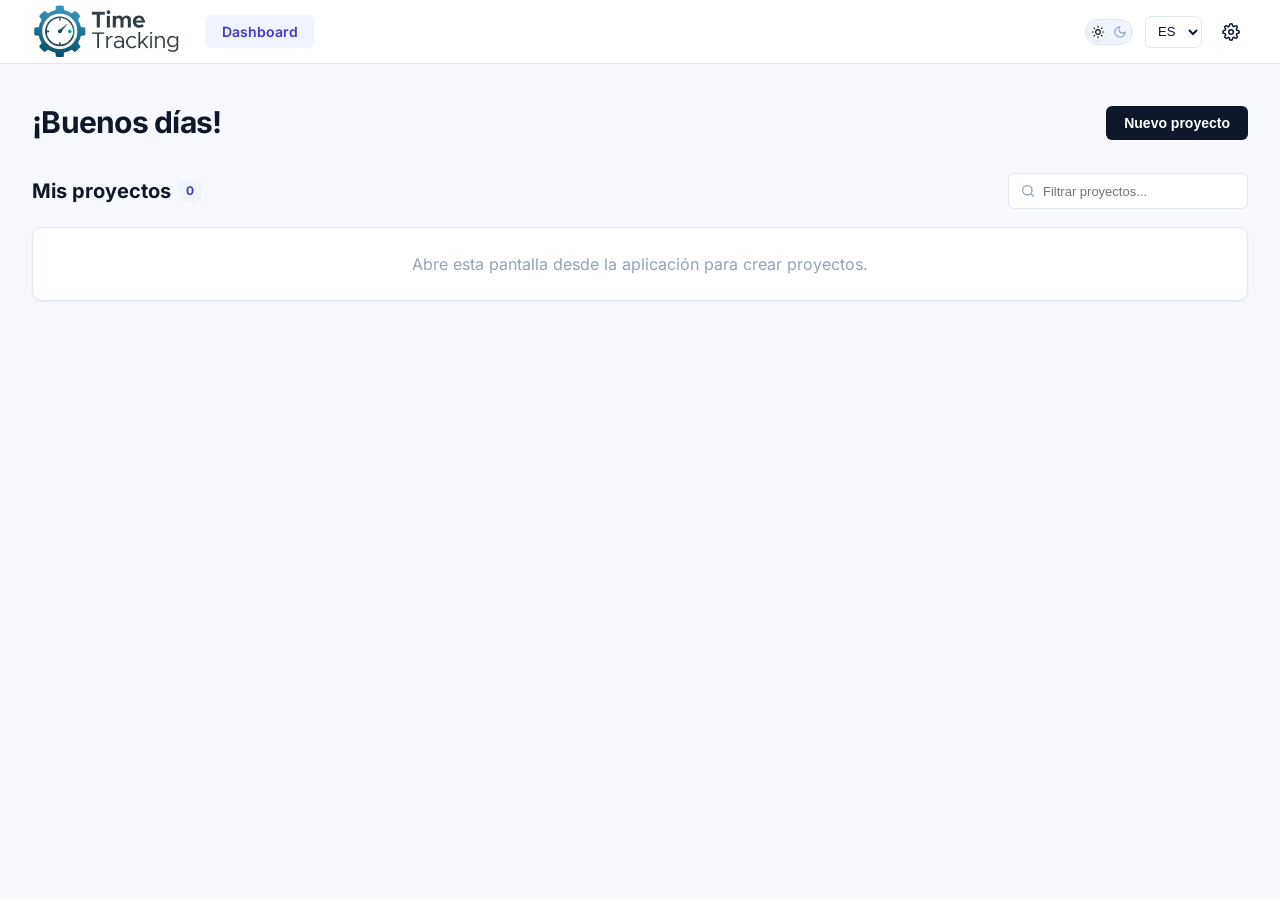
<file: Time Tacking/web/index.html>
<!DOCTYPE html>
<html lang="es">
<head>
  <meta charset="utf-8">
  <meta content="width=device-width, initial-scale=1.0" name="viewport">
  <title>Time Tracking - Dashboard</title>
  <link rel="stylesheet" href="css/styles.css">
</head>
<body>
  <header class="tt-header">
    <div class="tt-header-left">
        <a class="tt-brand" href="index.html">
            <!-- img src="././img/TimeTracking-LogoLight.png" alt="Time Tracking" width="150" -->
            <img class="tt-logo tt-logo-light" src="./img/TimeTracking-LogoLight.png" alt="Time Tracking" width="150">
            <img class="tt-logo tt-logo-dark" src="./img/TimeTracking-LogoDark.png" alt="Time Tracking" width="150">
            <!--svg class="tt-logo-icon" fill="none" stroke="currentColor" stroke-width="2" viewBox="0 0 24 24" xmlns="http://www.w3.org/2000/svg">
      <circle cx="12" cy="12" r="9"></circle>
      <path d="M12 7v5l3 3" stroke-linecap="round"></path>
    </svg-->
            <!--Time Tracking -->
        </a>
      <a class="tt-nav-pill" href="index.html" data-i18n="nav_dashboard">Dashboard</a>
    </div>
    <div class="tt-header-right">
        <div class="tt-theme-toggle-wrap">
            <input type="checkbox" id="theme-toggle" class="tt-theme-toggle-input">
            <label for="theme-toggle" class="tt-theme-toggle-label" aria-label="Cambiar tema">
                <span class="tt-theme-toggle-slider"></span>
                <svg class="tt-theme-icon tt-theme-icon-sun" width="14" height="14" viewBox="0 0 24 24" fill="none" stroke="currentColor" stroke-width="2" stroke-linecap="round" stroke-linejoin="round">
                    <circle cx="12" cy="12" r="4"></circle>
                    <path d="M12 2v2"></path>
                    <path d="M12 20v2"></path>
                    <path d="m4.93 4.93 1.41 1.41"></path>
                    <path d="m17.66 17.66 1.41 1.41"></path>
                    <path d="M2 12h2"></path>
                    <path d="M20 12h2"></path>
                    <path d="m6.34 17.66-1.41 1.41"></path>
                    <path d="m19.07 4.93-1.41 1.41"></path>
                </svg>
                <svg class="tt-theme-icon tt-theme-icon-moon" width="14" height="14" viewBox="0 0 24 24" fill="none" stroke="currentColor" stroke-width="2" stroke-linecap="round" stroke-linejoin="round">
                    <path d="M12 3a6 6 0 0 0 9 9 9 9 0 1 1-9-9Z"></path>
                </svg>
            </label>
        </div>

      <select id="lang-selector" class="tt-lang-select">
        <option value="es">ES</option>
        <option value="en">EN</option>
      </select>

      <div class="tt-settings-wrap" style="position:relative; display:flex; align-items:center;">
        <button class="tt-icon-btn" id="btn-settings" type="button" title="Configuración" aria-label="Configuración" data-i18n-title="settings_title">
          <svg width="18" height="18" viewBox="0 0 24 24" fill="none" stroke="currentColor" stroke-width="2" stroke-linecap="round" stroke-linejoin="round">
            <circle cx="12" cy="12" r="3"></circle>
            <path d="M19.4 15a1.65 1.65 0 0 0 .33 1.82l.06.06a2 2 0 0 1 0 2.83 2 2 0 0 1-2.83 0l-.06-.06a1.65 1.65 0 0 0-1.82-.33 1.65 1.65 0 0 0-1 1.51V21a2 2 0 0 1-2 2 2 2 0 0 1-2-2v-.09A1.65 1.65 0 0 0 9 19.4a1.65 1.65 0 0 0-1.82.33l-.06.06a2 2 0 0 1-2.83 0 2 2 0 0 1 0-2.83l.06-.06a1.65 1.65 0 0 0 .33-1.82 1.65 1.65 0 0 0-1.51-1H3a2 2 0 0 1-2-2 2 2 0 0 1 2-2h.09A1.65 1.65 0 0 0 4.6 9a1.65 1.65 0 0 0-.33-1.82l-.06-.06a2 2 0 0 1 0-2.83 2 2 0 0 1 2.83 0l.06.06a1.65 1.65 0 0 0 1.82.33H9a1.65 1.65 0 0 0 1-1.51V3a2 2 0 0 1 2-2 2 2 0 0 1 2 2v.09a1.65 1.65 0 0 0 1 1.51 1.65 1.65 0 0 0 1.82-.33l.06-.06a2 2 0 0 1 2.83 0 2 2 0 0 1 0 2.83l-.06.06a1.65 1.65 0 0 0-.33 1.82V9a1.65 1.65 0 0 0 1.51 1H21a2 2 0 0 1 2 2 2 2 0 0 1-2 2h-.09a1.65 1.65 0 0 0-1.51 1z"></path>
          </svg>
        </button>
        <div id="settings-menu" class="tt-dropdown" style="display:none; position:absolute; right:0; top:calc(100% + 8px); background:var(--color-surface); border:1px solid var(--color-border); border-radius:10px; box-shadow:0 10px 30px rgba(0,0,0,0.08); min-width:190px; overflow:hidden; z-index:100;">
          <button id="btn-change-name" class="tt-dropdown-item" type="button" data-i18n="settings_change_name">Cambiar nombre</button>
        </div>
      </div>
    </div>
  </header>
  <main class="tt-main">
    <div class="tt-page-header">
      <h1 class="tt-greeting-title" id="hero-greeting">¡Buenos días!</h1>
      <button class="tt-btn tt-btn-primary" id="open-new-project-btn" type="button" data-i18n="btn_new_project">
        Nuevo proyecto
      </button>
    </div>
    <div class="tt-section-header">
      <div class="tt-section-title-wrap">
        <h2 class="tt-section-title" data-i18n="section_my_projects">Mis proyectos</h2>
        <span class="tt-badge-count" id="project-count">0</span>
      </div>
      <div class="tt-filter-container">
        <svg class="tt-search-icon" fill="none" stroke="currentColor" stroke-width="2" viewBox="0 0 24 24" xmlns="http://www.w3.org/2000/svg">
          <circle cx="11" cy="11" r="7"></circle>
          <path d="m20 20-3.5-3.5" stroke-linecap="round"></path>
        </svg>
        <input class="tt-filter-input" data-i18n-placeholder="filter_placeholder" placeholder="Filtrar proyectos..." type="text">
      </div>
    </div>
    <div class="tt-projects-grid" id="projects-grid"></div>
    <!-- Interactive Project Creation Modal (Hidden by default, triggered via JS) -->
    <div class="tt-modal-backdrop hidden" id="new-project-modal">
      <div class="tt-modal">
        <div class="tt-modal-header">
          <h3 class="tt-modal-title" data-i18n="modal_create_title">
            Crear nuevo proyecto
          </h3>
        </div>
        <!--form>
          <div class="tt-modal-body">
            <div class="tt-label-row">
              <label class="tt-label">Nombre del proyecto</label>
            </div>
            <input class="tt-input-text" placeholder="Ej. Infraestructura Cloud AWS" required="" type="text">
            <div class="tt-form-grid" style="margin-top: 12px;">
              <div>
                <div class="tt-label-row">
                  <label class="tt-label">Presupuesto estimado (hrs)</label>
                </div>
                <input class="tt-input-text" placeholder="80" type="number">
              </div>
              <div>
                <div class="tt-label-row">
                  <label class="tt-label">Categoría</label>
                </div>
                <select class="tt-input-text">
                  <option>Desarrollo Web</option>
                  <option>Automatización</option>
                  <option>Software de Escritorio</option>
                  <option>DevOps / Infraestructura</option>
                </select>
              </div>
            </div>
            <div style="margin-top: 12px;">
              <div class="tt-label-row">
                <label class="tt-label">Descripción concisa</label>
              </div>
              <textarea class="tt-input-text" placeholder="Detalles de entregables, repositorio y especificaciones técnicas..." rows="3"></textarea>
            </div>
          </div>
          <div class="tt-modal-actions">
            <button class="tt-btn tt-btn-secondary" id="cancel-modal-btn" type="button">Cancelar</button>
            <button class="tt-btn tt-btn-primary" type="submit">Guardar proyecto</button>
          </div>
        </form -->

        <form id="create-project-form">
          <div class="tt-modal-body">
            <!-- Campo 1: Nombre del Proyecto (Obligatorio / Focused State) -->
            <div class="tt-form-group">
              <div class="tt-label-row">
                <label class="tt-label" for="project-name" data-i18n="modal_project_name">
                  Nombre del proyecto
                  <span style="color:var(--color-danger-text);">*</span>
                </label>
                <span class="tt-badge-required" data-i18n="modal_required">Obligatorio</span>
              </div>
              <div class="tt-input-icon-wrap">
                <input class="tt-input-text" id="project-name" name="projectName" placeholder="Ej. Rediseño Web Corporativa" type="text" autocomplete="off">
              </div>
              <div class="tt-input-help" id="project-help" data-i18n="modal_project_help"></div>
            </div>
          </div>
          <!-- Modal Actions Footer -->
          <div class="tt-modal-actions">
            <button class="tt-btn tt-btn-secondary" id="btn-cancel-modal" type="button" data-i18n="modal_cancel">Cancelar</button>
            <button class="tt-btn tt-btn-primary" id="btn-submit-project" type="submit" data-i18n="modal_create">
              Crear proyecto
            </button>
          </div>
        </form>

      </div>
    </div>
  </main>

  <!-- Modal primer uso: nombre de usuario -->
  <div id="user-modal" class="tt-modal-backdrop" style="display:none;">
    <div class="tt-modal" role="dialog" aria-modal="true" aria-labelledby="user-modal-title">
      <div class="tt-modal-header">
        <h3 class="tt-modal-title" id="user-modal-title" data-i18n="modal_user_title">¿Cómo te llamas?</h3>
      </div>
      <form id="user-form">
        <div class="tt-modal-body">
          <div class="tt-form-group">
            <div class="tt-label-row">
              <label class="tt-label" for="user-name-input" data-i18n="modal_user_name">Tu nombre</label>
              <span class="tt-badge-required" data-i18n="modal_required">Obligatorio</span>
            </div>
            <div class="tt-input-icon-wrap">
              <input class="tt-input-text" id="user-name-input" name="userName" type="text" maxlength="40" autocomplete="off">
            </div>
            <div class="tt-input-help" id="user-help" data-i18n="modal_user_help">Así te saludaré en el dashboard.</div>
          </div>
        </div>
        <div class="tt-modal-actions">
          <button class="tt-btn" id="btn-cancel-user" type="button" style="display:none;" data-i18n="modal_cancel">Cancelar</button>
          <button class="tt-btn tt-btn-primary" id="btn-submit-user" type="submit" data-i18n="modal_user_save">Guardar</button>
        </div>
      </form>
    </div>
  </div>

  <!-- Modal editar nombre de proyecto -->
  <div id="project-edit-modal" class="tt-modal-backdrop" style="display:none;">
    <div class="tt-modal" role="dialog" aria-modal="true" aria-labelledby="project-edit-modal-title">
      <div class="tt-modal-header">
        <h3 class="tt-modal-title" id="project-edit-modal-title" data-i18n="edit_project_name_title">Editar nombre del proyecto</h3>
      </div>
      <form id="project-edit-form">
        <div class="tt-modal-body">
          <div class="tt-form-group">
            <div class="tt-label-row">
              <label class="tt-label" for="project-edit-input" data-i18n="modal_project_name">Nombre del proyecto</label>
              <span class="tt-badge-required" data-i18n="modal_required">Obligatorio</span>
            </div>
            <div class="tt-input-icon-wrap">
              <input class="tt-input-text" id="project-edit-input" name="projectName" type="text" autocomplete="off">
            </div>
            <div class="tt-input-help" id="project-edit-help"></div>
          </div>
        </div>
        <div class="tt-modal-actions">
          <button class="tt-btn" id="btn-cancel-project-edit" type="button" data-i18n="modal_cancel">Cancelar</button>
          <button class="tt-btn tt-btn-primary" id="btn-submit-project-edit" type="submit" data-i18n="edit_project_name_save">Guardar</button>
        </div>
      </form>
    </div>
  </div>

  <script src="js/bridge.js"></script>
  <script src="js/script.js"></script>
</body>
</html>
</file>
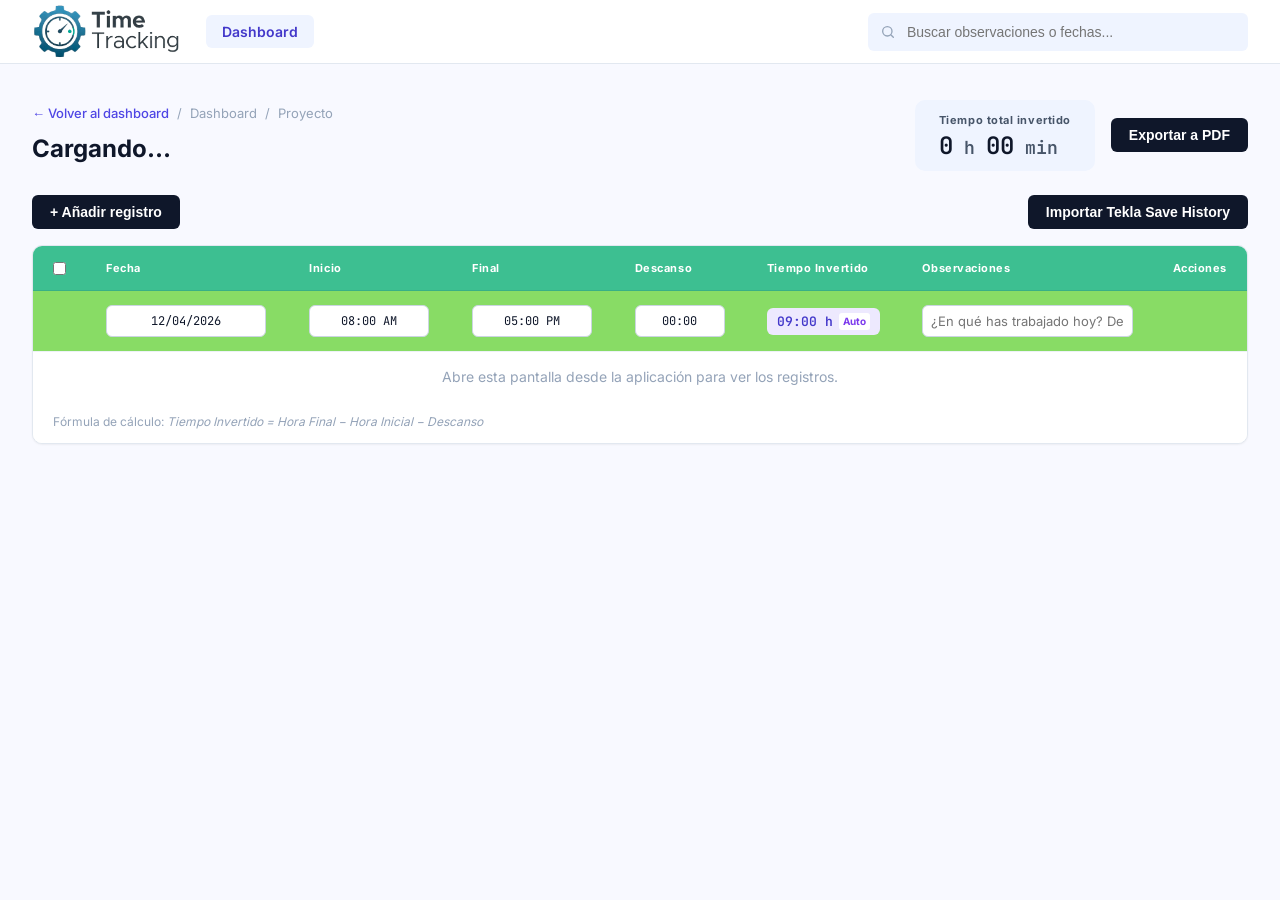
<file: Time Tacking/web/registroProyecto.html>
<!DOCTYPE html>
<html lang="es">
<head>
  <meta charset="utf-8">
  <meta content="width=device-width, initial-scale=1.0" name="viewport">
  <title>Time Tracking - Detalles del Proyecto</title>
  <link rel="stylesheet" href="css/styles.css">
</head>
<body>
  <header class="tt-header">
    <div class="tt-header-left">
        <a class="tt-brand" href="index.html">
            <!-- img src="././img/TimeTracking-Logo.png" alt="Time Tracking" width="150" -->
            <img class="tt-logo tt-logo-light" src="./img/TimeTracking-LogoLight.png" alt="Time Tracking" width="150">
            <img class="tt-logo tt-logo-dark" src="./img/TimeTracking-LogoDark.png" alt="Time Tracking" width="150">
            <!--svg class="tt-logo-icon" fill="none" stroke="currentColor" stroke-width="2" viewBox="0 0 24 24" xmlns="http://www.w3.org/2000/svg">
      <circle cx="12" cy="12" r="9"></circle>
      <path d="M12 7v5l3 3" stroke-linecap="round"></path>
    </svg-->
            <!--Time Tracking -->
        </a>
      <a class="tt-nav-pill" href="index.html" data-i18n="nav_dashboard">Dashboard</a>
    </div>
    <div class="tt-search-container">
      <svg class="tt-search-icon" fill="none" stroke="currentColor" stroke-width="2" viewBox="0 0 24 24" xmlns="http://www.w3.org/2000/svg">
        <circle cx="11" cy="11" r="7"></circle>
        <path d="m20 20-3.5-3.5" stroke-linecap="round"></path>
      </svg>
      <input class="tt-search-input" data-i18n-placeholder="search_placeholder" placeholder="Buscar observaciones o fechas..." type="text">
    </div>
  </header>
  <main class="tt-main">
    <div class="tt-breadcrumb-bar">
      <div>
        <div class="tt-breadcrumb">
          <a href="index.html" data-i18n="back_to_dashboard">← Volver al dashboard</a>
          <span>/</span>
          <span data-i18n="breadcrumb_dashboard">Dashboard</span>
          <span>/</span>
          <span id="project-breadcrumb-name">Proyecto</span>
        </div>
        <div class="tt-project-heading-row">
          <h1 class="tt-project-heading-title" id="project-title" data-i18n="project_loading">Cargando…</h1>
        </div>
      </div>
      <div class="tt-stats-bar">
        <div class="tt-stat-card">
          <div class="tt-stat-card-label" data-i18n="total_time_invested">
            Tiempo total invertido
          </div>
          <div class="tt-stat-card-value tt-mono" id="project-total">0<span> h </span>00<span> min</span></div>
        </div>
        <button class="tt-btn tt-btn-primary" id="exportPdfBtn" data-i18n="export_pdf">
          Exportar a PDF
          <span class="tt-badge-tag">.PDF</span>
        </button>
      </div>
    </div>
    <div class="tt-table-action-row">
      <button class="tt-btn tt-btn-primary" id="addRecordBtn" data-i18n="add_record">
        + Añadir registro
      </button>
      <button class="tt-btn tt-btn-primary" id="importTeklaBtn" data-i18n="import_tekla_history" style="margin-left: 8px;">
        Importar Tekla Save History
      </button>
    </div>
    <div class="tt-table-wrapper">
      <table class="tt-table">
        <thead>
          <tr>
            <th scope="col" style="width: 40px;">
              <div style="display:flex; align-items:center; gap:6px; justify-content:center;">
                <input type="checkbox" id="tt-select-all" data-i18n-title="select_all_records" title="Seleccionar todo">
              </div>
            </th>
            <th scope="col">
              <div style="display: flex; align-items: center; gap: 6px;">
                <span data-i18n="table_date">Fecha</span>
              </div>
            </th>
            <th scope="col">
              <div style="display:flex; align-items:center; gap:6px;">
                <span data-i18n="table_start">Inicio</span>
              </div>
            </th>
            <th scope="col">
              <div style="display:flex; align-items:center; gap:6px;">
                <span data-i18n="table_finish">Final</span>
              </div>
            </th>
            <th scope="col">
              <div style="display:flex; align-items:center; gap:6px;">
                <span data-i18n="table_off">Descanso</span>
              </div>
            </th>
            <th scope="col">
              <div style="display:flex; align-items:center; gap:6px;">
                <span data-i18n="table_invested">Tiempo Invertido</span>
              </div>
            </th>
            <th scope="col">
              <div style="display:flex; align-items:center; gap:6px;">
                <span data-i18n="table_remarks">Observaciones</span>
              </div>
            </th>
            <th scope="col" style="width: 60px;">
              <div style="display:flex; align-items:center; gap:6px; justify-content:center;">
                <span data-i18n="table_actions">Acciones</span>
              </div>
            </th>
          </tr>
        </thead>
        <tbody id="project-rows">
          <!-- STATE: ACTIVE INLINE NEW ROW (Highlighted & In Editing Mode) -->
          <tr class="highlighted" id="activeEditingRow">
            <td></td>
            <td>
              <div class="tt-input-icon-wrap" style="width: 160px;">
                <input class="tt-input-cell" id="newRowDate" placeholder="MM/DD/AAAA" type="text" style="width:100%;">
              </div>
            </td>
            <td>
              <input class="tt-input-cell" id="newRowStart" placeholder="08:00 AM" type="text" value="08:00 AM" style="width: 120px;">
            </td>
            <td>
              <input class="tt-input-cell" id="newRowFinish" placeholder="05:00 PM" type="text" value="05:00 PM" style="width: 120px;">
            </td>
            <td>
              <input class="tt-input-cell" id="newRowOff" placeholder="00:00" type="text" value="00:00" style="width: 90px;">
            </td>
            <td>
              <div class="tt-invested-badge">
                <span class="tt-mono" id="calculatedLiveTime">00:00 h</span>
                <span class="tt-tag-auto">Auto</span>
              </div>
            </td>
            <td>
              <input class="tt-input-cell" id="newRowRemarks" data-i18n-placeholder="new_row_remarks_placeholder" placeholder="¿En qué has trabajado hoy? Describir tarea..." type="text" style="width: 100%; text-align: left; font-family: var(--font-family); font-size: 13px;">
            </td>
            <td></td>
          </tr>
        </tbody>
      </table>
      <div class="tt-table-footer-note">
        <span><span data-i18n="formula_text">Fórmula de cálculo:</span> <em data-i18n="formula_calc">Tiempo Invertido = Hora Final − Hora Inicial − Descanso</em></span>
      </div>
    </div>
  </main>

  <div id="tekla-users-modal" class="tt-modal-backdrop" style="display:none;">
    <div class="tt-modal" role="dialog" aria-modal="true" aria-labelledby="tekla-users-title">
      <div class="tt-modal-header">
        <h3 id="tekla-users-title" class="tt-modal-title" data-i18n="tekla_modal_title">Seleccionar usuarios a importar</h3>
        <button type="button" class="tt-modal-close" id="tekla-users-close" aria-label="Cerrar" style="background:none;border:none;font-size:20px;cursor:pointer;color:inherit;">×</button>
      </div>
      <div class="tt-modal-body">
        <p id="tekla-users-desc" style="margin: 0 0 12px 0; opacity: 0.85;" data-i18n="tekla_modal_desc">Se detectaron varios usuarios en el archivo. Selecciona cuáles quieres importar.</p>
        <div id="tekla-users-list" style="max-height: 260px; overflow-y: auto; border: 1px solid var(--color-border, #ddd); border-radius: 8px; padding: 8px;"></div>
      </div>
      <div class="tt-modal-actions">
        <button type="button" class="tt-btn" id="tekla-users-cancel" data-i18n="modal_cancel">Cancelar</button>
        <button type="button" class="tt-btn tt-btn-primary" id="tekla-users-confirm" data-i18n="tekla_modal_import">Importar</button>
      </div>
    </div>
  </div>

  <script src="js/bridge.js"></script>
  <script src="js/script.js"></script>
</body>
</html>
</file>
<file: Time Tacking/web/css/styles.css>
/* Fuentes locales (sin internet) */
@font-face { 
    font-family: "Inter"; 
    font-weight: 400; 
    font-display: swap; 
    src: url("../fonts/inter-latin-400-normal.woff2") format("woff2");
}

@font-face { 
    font-family: "Inter"; 
    font-weight: 500; 
    font-display: swap; 
    src: url("../fonts/inter-latin-500-normal.woff2") format("woff2");
}

@font-face { 
    font-family: "Inter"; 
    font-weight: 600; 
    font-display: swap; 
    src: url("../fonts/inter-latin-600-normal.woff2") format("woff2");
}

@font-face { 
    font-family: "Inter"; 
    font-weight: 700; 
    font-display: swap; 
    src: url("../fonts/inter-latin-700-normal.woff2") format("woff2");
}

@font-face { 
    font-family: "JetBrains Mono"; 
    font-weight: 400; 
    font-display: swap; 
    src: url("../fonts/jetbrains-mono-latin-400-normal.woff2") format("woff2");
}

@font-face { 
    font-family: "JetBrains Mono"; 
    font-weight: 500; 
    font-display: swap; 
    src: url("../fonts/jetbrains-mono-latin-500-normal.woff2") format("woff2");
}

@font-face { 
    font-family: "JetBrains Mono"; 
    font-weight: 600; 
    font-display: swap; 
    src: url("../fonts/jetbrains-mono-latin-600-normal.woff2") format("woff2");
}

:root {
  --color-bg: #f8f9ff; 
  --color-surface: #ffffff; 
  --color-surface-subtle: #eff4ff; 
  --color-surface-muted: #f1f5f9;
  --color-border: #e2e8f0; 
  --color-border-light: #edf2f7;
  --color-text-main: #0f172a; 
  --color-text-secondary: #475569; 
  --color-text-muted: #94a3b8;
  --color-primary: #4338ca; 
  --color-primary-hover: #3730a3; 
  --color-primary-light: #e0e7ff;
  --color-accent-teal: #0d9488; 
  --color-accent-purple: #7c3aed;
  --color-danger-bg: #fee2e2; 
  --color-danger-text: #ef4444;
  --color-success: #10b981; 
  --color-success-bg: #d1fae5; 
  --color-success-text: #065f46;
  --color-row-capture: #88DC65;
  --font-family: 'Inter', -apple-system, BlinkMacSystemFont, "Segoe UI", Roboto, sans-serif;
  --radius-sm: 6px; 
  --radius-md: 10px; 
  --radius-lg: 16px; 
  --radius-full: 9999px;
  --shadow-sm: 0 1px 2px 0 rgba(0,0,0,0.05); 
  --shadow-md: 0 4px 6px -1px rgba(0,0,0,0.07);
  --shadow-modal: 0 20px 25px -5px rgba(15,23,42,0.2);
}

*, *::before, *::after { 
    box-sizing: border-box; 
    margin: 0; 
    padding: 0;
}

body { 
    font-family: var(--font-family); 
    background-color: var(--color-bg); 
    color: var(--color-text-main); 
    line-height: 1.5; 
    -webkit-font-smoothing: antialiased;
}

.tt-header { 
    height: 64px; 
    background-color: var(--color-surface); 
    border-bottom: 1px solid var(--color-border); 
    display: flex; align-items: center; 
    justify-content: space-between; 
    padding: 0 32px; 
    position: sticky; 
    top: 0; 
    z-index: 40;
}

.tt-header-left { 
    display: flex; 
    align-items: center; 
    gap: 24px;
}

.tt-header-right { 
    display: flex; 
    align-items: center; 
    gap: 12px; 
}

.tt-lang-select { 
    height: 32px; 
    border-radius: var(--radius-sm); 
    border: 1px solid var(--color-border); 
    background-color: var(--color-surface); 
    color: var(--color-text-main); 
    font-size: 0.8125rem; 
    padding: 0 8px; 
    outline: none; 
    cursor: pointer;
}

/* Icon button */
.tt-icon-btn { width:34px; height:34px; display:flex; align-items:center; justify-content:center; border-radius:999px; background:transparent; border:1px solid var(--color-outline-variant); color:var(--color-on-surface); cursor:pointer; }
.tt-icon-btn:hover { background:var(--color-surface-container); }

/* Dropdown */
.tt-dropdown { display:flex; flex-direction:column; }
.tt-dropdown-item { width:100%; text-align:left; padding:10px 14px; background:transparent; border:none; color:var(--color-text-main); cursor:pointer; font-size:13px; }
.tt-dropdown-item:hover { background:var(--color-surface-muted); }

.tt-brand { 
    display: flex; 
    align-items: center; 
    gap: 10px; 
    font-weight: 700; 
    font-size: 1.125rem; 
    color: var(--color-text-main); 
    text-decoration: none;
}

.tt-logo-icon { 
    width: 24px; 
    height: 24px;
}

.tt-nav-pill { 
    background-color: var(--color-surface-subtle); 
    color: var(--color-primary); 
    font-size: 0.875rem; 
    font-weight: 600; 
    padding: 6px 16px; 
    border-radius: var(--radius-sm); 
    text-decoration: none;
}

.tt-search-container { 
    position: relative; 
    width: 380px;
}

.tt-search-icon { 
    position: absolute; 
    left: 12px; 
    top: 50%; 
    transform: translateY(-50%); 
    color: var(--color-text-muted); 
    width: 16px; 
    height: 16px; 
    pointer-events: none;
}

.tt-search-input { 
    width: 100%; 
    height: 38px; 
    background-color: var(--color-surface-subtle); 
    border: 1px solid transparent; 
    border-radius: var(--radius-sm); 
    padding: 0 12px 0 38px; 
    font-size: 0.875rem; 
    color: var(--color-text-main); 
    outline: none;
}

.tt-main { 
    max-width: 1320px; 
    margin: 0 auto; 
    padding: 36px 32px 64px 32px;
}

.tt-btn { 
    display: inline-flex; 
    align-items: center; 
    justify-content: center; 
    gap: 8px; 
    padding: 9px 18px; 
    border-radius: var(--radius-sm); 
    font-size: 0.875rem; 
    font-weight: 600; 
    cursor: pointer; 
    border: none; 
    text-decoration: none;
}

.tt-btn-primary { 
    background-color: var(--color-text-main); 
    color: #ffffff;
}

.tt-btn-primary:hover { 
    background-color: #1e293b;
}

.tt-btn-secondary { 
    background-color: var(--color-surface-subtle); 
    color: var(--color-text-main);
}

.tt-btn-success { 
    background-color: transparent; 
    border: 1px solid #cbd5e1; 
    color: var(--color-text-main); 
    font-weight: 600;
}

.tt-page-header { 
    display: flex; 
    align-items: center; 
    justify-content: space-between; 
    margin-bottom: 28px;
}

.tt-greeting-title { 
    font-size: 1.875rem; 
    font-weight: 800; 
    letter-spacing: -0.025em; 
    color: var(--color-text-main);
}

.tt-section-header { 
    display: flex; 
    align-items: center; 
    justify-content: space-between; 
    margin-bottom: 18px;
}

.tt-section-title-wrap { 
    display: flex; 
    align-items: center; 
    gap: 8px;
}

.tt-section-title { 
    font-size: 1.25rem; 
    font-weight: 700; 
    color: var(--color-text-main);

}

.tt-badge-count { 
    background-color: var(--color-surface-subtle); 
    color: var(--color-primary); 
    font-size: 0.75rem; 
    font-weight: 700; 
    padding: 2px 7px; 
    border-radius: var(--radius-sm);
}

.tt-filter-container { 
    position: relative; 
    width: 240px;
}

.tt-filter-input { 
    width: 100%; 
    height: 36px; 
    background-color: var(--color-surface); 
    border: 1px solid var(--color-border); 
    border-radius: var(--radius-sm); 
    padding: 0 12px 0 34px; 
    font-size: 0.8125rem; 
    color: var(--color-text-main); 
    outline: none;
}

.tt-projects-grid { 
    display: grid; 
    grid-template-columns: repeat(auto-fit, minmax(280px, 1fr)); 
    gap: 24px;
}

.tt-project-card { 
    background-color: var(--color-surface); 
    border: 1px solid var(--color-border); 
    border-radius: var(--radius-md); 
    padding: 24px; 
    box-shadow: var(--shadow-sm); 
    display: flex; 
    flex-direction: column;
}

.tt-project-card-top { 
    display: flex; 
    align-items: flex-start; 
    gap: 14px; 
    margin-bottom: 24px;
}

.tt-project-icon-box { 
    width: 44px; 
    height: 44px; 
    border-radius: var(--radius-sm); 
    display: flex; 
    align-items: center; 
    justify-content: center; 
    flex-shrink: 0;
}

.tt-project-icon-box.purple { 
    background-color: #ede9fe; 
    color: var(--color-accent-purple);
}

.tt-project-icon-box.blue { 
    background-color: #dbeafe; 
    color: #2563eb;
}

.tt-project-icon-box.teal { 
    background-color: #ccfbf1; 
    color: var(--color-accent-teal);
}

.tt-project-info h3 { 
    font-size: 1rem; 
    font-weight: 700; 
    color: var(--color-text-main); 
    margin-bottom: 4px;
}

.tt-project-info span { 
    font-size: 0.75rem; 
    color: var(--color-text-muted);
}

.tt-project-metric { 
    background-color: var(--color-surface-muted); 
    border-radius: var(--radius-sm); 
    padding: 12px 14px; 
    margin-bottom: 18px; 
}

.tt-metric-label-val { 
    display: flex; 
    justify-content: space-between; 
    align-items: baseline; 
    margin-bottom: 8px; 
}

.tt-metric-label { 
    font-size: 0.6875rem; 
    font-weight: 700; 
    letter-spacing: 0.05em; 
    color: var(--color-text-secondary); 
}

.tt-metric-val { 
    font-size: 0.9375rem; 
    font-weight: 700; 
    color: var(--color-text-main); 
}

.tt-progress-track { 
    width: 100%; 
    height: 5px; 
    background-color: #e2e8f0; 
    border-radius: var(--radius-full); 
    overflow: hidden; 
}

.tt-progress-fill { 
    height: 100%; 
    border-radius: var(--radius-full); 
}

.tt-progress-fill.indigo { 
    background-color: #4f46e5; 
}

/*.tt-progress-fill.emerald { 
    background-color: #059669; 
}*/

.tt-progress-fill.greenAndroid { 
    background-color: #a4c639; 
}

.tt-progress-fill.blue { 
    background-color: #4285F4; 
}

.tt-progress-fill.red { 
    background-color: #DB4437; 
}

.tt-progress-fill.yellow { 
    background-color: #F4B400; 
}

.tt-progress-fill.green { 
    background-color: #0F9D58; 
}

.tt-progress-fill.black { 
    background-color: #000000; 
}

.tt-progress-fill.gray { 
    background-color: #A3AAAE; 
}

.tt-progress-fill.orange { 
    background-color: #f65314; 
}

.tt-progress-fill.greenlight { 
    background-color: #7cbb00; 
}

.tt-progress-fill.bluelight { 
    background-color: #00a1f1; 
}

.tt-progress-fill.yellowlight { 
    background-color: #ffbb00; 
}

.tt-project-link { 
    color: #4f46e5; 
    font-size: 0.8125rem; 
    font-weight: 600; 
    text-decoration: none; 
    display: inline-flex; 
    align-items: center; 
    gap: 4px; margin-top: auto; 
}

.tt-breadcrumb-bar { 
    display: flex; 
    align-items: center; 
    justify-content: space-between; 
    margin-bottom: 24px; 
}

.tt-breadcrumb { 
    display: flex; 
    align-items: center; 
    gap: 8px; 
    font-size: 0.8125rem; 
    color: var(--color-text-muted); 
    margin-bottom: 8px; 
}

.tt-breadcrumb a { 
    color: #4f46e5; 
    text-decoration: none; 
    font-weight: 500; 
}

.tt-project-heading-row { 
    display: flex; 
    align-items: center; 
    gap: 12px; 
}

.tt-project-heading-icon { 
    width: 36px; 
    height: 36px; 
    border-radius: var(--radius-sm); 
    background-color: #ede9fe; 
    color: var(--color-accent-purple); 
    display: flex; 
    align-items: center; 
    justify-content: center; 
}

.tt-project-heading-title { 
    font-size: 1.5rem; 
    font-weight: 800; 
    color: var(--color-text-main); 
}

.tt-stat-card { 
    background-color: var(--color-surface-subtle); 
    border-radius: var(--radius-md); 
    padding: 12px 24px; 
    display: flex; 
    flex-direction: column; 
}

.tt-stat-card-label { 
    font-size: 0.6875rem; 
    font-weight: 700; 
    letter-spacing: 0.05em; 
    color: var(--color-text-secondary); 
    display: flex; 
    align-items: center; 
    gap: 4px; margin-bottom: 4px; 
}

.tt-stat-card-value { 
    font-size: 1.5rem; 
    font-weight: 800; 
    color: var(--color-text-main); 
    line-height: 1.1; 
}

.tt-stat-card-value span { 
    font-size: 1.125rem; 
    font-weight: 600; 
    color: var(--color-text-secondary); 
}

.tt-badge-tag { 
    background-color: var(--color-success-bg); 
    color: var(--color-success-text); 
    font-size: 0.6875rem; 
    font-weight: 700; 
    padding: 2px 6px; 
    border-radius: 4px; 
    margin-left: 8px; 
}

.tt-table-wrapper { 
    background-color: var(--color-surface); 
    border: 1px solid var(--color-border); 
    border-radius: var(--radius-md); 
    overflow: hidden; 
    box-shadow: var(--shadow-sm); 
}

.tt-table { 
    width: 100%; 
    border-collapse: collapse; 
    text-align: left;
}

.tt-table th { 
    background-color: #3DBF91; 
    padding: 14px 20px; font-size: 0.6875rem; 
    font-weight: 700; 
    letter-spacing: 0.05em; color: #ffffff; 
    border-bottom: 1px solid rgba(0, 0, 0, 0.08); 
}

.tt-table td { 
    padding: 14px 20px; 
    font-size: 0.875rem; 
    color: var(--color-text-main); 
    border-bottom: 1px solid var(--color-border-light); 
    vertical-align: middle; 
}

.tt-table tbody tr:not(.highlighted):nth-child(odd) {
    background-color: var(--color-surface-muted);
}

.tt-table tr:last-child td { 
    border-bottom: none; 
}

.tt-table tr.highlighted { 
    background-color: var(--color-row-capture, #88DC65); 
}

.tt-table tr.highlighted:hover {
    background-color: rgba(136, 220, 101, 0.35);
}

.tt-input-pill { 
    display: inline-block; 
    background-color: #f8fafc; 
    border: 1px solid #cbd5e1; 
    border-radius: var(--radius-sm); 
    padding: 4px 10px; 
    font-size: 0.8125rem; 
    font-weight: 500; 
    color: var(--color-text-main); 
    text-align: center; 
}

.tt-invested-badge { 
    display: inline-flex; 
    align-items: center; 
    gap: 6px; 
    background-color: #ede9fe; 
    color: #4338ca; 
    padding: 4px 10px; 
    border-radius: var(--radius-sm); 
    font-weight: 700; font-size: 0.8125rem; 
}

.tt-tag-auto { 
    background-color: #ffffff; 
    color: var(--color-accent-purple); 
    font-size: 0.625rem; 
    padding: 1px 4px; 
    border-radius: 3px; 
    font-weight: 800; 
}

.tt-tag-issue { 
    color: #6366f1; 
    font-size: 0.75rem; 
    font-weight: 600; 
    margin-left: 6px; 
}

.tt-table-footer-note { 
    padding: 12px 20px; 
    font-size: 0.75rem; 
    color: var(--color-text-muted); 
    display: flex; 
    align-items: center; 
    gap: 6px; 
    background-color: var(--color-surface); 
}

.tt-modal-backdrop { 
    position: fixed; 
    inset: 0; 
    background-color: rgba(15,23,42,0.45); 
    backdrop-filter: blur(4px); 
    display: flex; 
    align-items: center; 
    justify-content: center; 
    z-index: 100; 
    padding: 20px; 
}

.tt-modal { 
    background-color: var(--color-surface); 
    border-radius: var(--radius-lg); 
    box-shadow: var(--shadow-modal); 
    width: 100%; 
    max-width: 520px; 
    overflow: hidden; 
    border: 1px solid var(--color-border); 
}

.tt-modal-header { 
    display: flex; 
    align-items: center; 
    justify-content: space-between; 
    padding: 24px 28px 16px 28px; 
}

.tt-modal-title { 
    font-size: 1.375rem; 
    font-weight: 800; 
    color: var(--color-text-main); 
}

.tt-modal-close { 
    background: transparent; 
    border: none; 
    color: var(--color-text-muted); 
    font-size: 1.25rem; 
    cursor: pointer; 
    padding: 4px; 
    border-radius: var(--radius-sm); 
}

.tt-modal-body { 
    padding: 8px 28px 24px 28px; 
}

.tt-label-row { 
    display: flex; 
    justify-content: space-between; 
    align-items: center; 
    margin-bottom: 8px; 
}

.tt-label { 
    font-size: 0.875rem; 
    font-weight: 600; 
    color: var(--color-text-main); 
}

.tt-badge-required { 
    background-color: var(--color-danger-bg); 
    color: var(--color-danger-text); 
    font-size: 0.6875rem; 
    font-weight: 700; 
    padding: 2px 6px; 
    border-radius: 4px; 
}

.tt-input-text { 
    width: 100%; 
    height: 44px; 
    background-color: var(--color-surface-subtle); 
    border: 1px solid #cbd5e1; 
    border-radius: var(--radius-sm); 
    padding: 0 40px 0 14px; 
    font-size: 0.9375rem; 
    color: var(--color-text-main); 
    outline: none; 
}

.tt-input-help { 
    display: flex; 
    align-items: center; 
    gap: 6px; 
    font-size: 0.75rem; 
    color: var(--color-text-secondary); 
    margin-top: 8px; 
}

.tt-modal-actions { 
    display: flex; 
    justify-content: flex-end; 
    gap: 12px; 
    padding: 16px 28px 24px 28px; 
}

/* ===== ADICIONES ===== */

/* ADICIÓN 1: contrato JS (abrir/cerrar modal, onsubmit, Esc) */
.hidden { display: none !important; }


/* ADICIÓN 3: paridad visual con el original (scrollbars ocultos) */
::-webkit-scrollbar { display:none; }

/* ADICIÓN 4: fila Presupuesto/Categoría del modal de index */
.tt-form-grid { display:grid; grid-template-columns:repeat(2,1fr); gap:12px; }

/* ADICIÓN 5: campos multilínea/select */
textarea.tt-input-text, select.tt-input-text { height:auto; padding:10px 14px; }

/* ADICIÓN 6: grupos del form crearProyecto */
.tt-form-group { display:flex; flex-direction:column; gap:8px; margin-bottom:20px; }

/* ADICIÓN 7: overlay check_circle sobre input */
.tt-input-icon-wrap { position:relative; }
.tt-input-icon { position:absolute; right:12px; top:50%; transform:translateY(-50%); color:var(--color-success); pointer-events:none; }

/* ADICIÓN 8: inputs de la fila de edición de la tabla */
.tt-input-cell { height:32px; font-family:'JetBrains Mono',monospace; font-size:12px; text-align:center; background:var(--color-surface); border:1px solid #cbd5e1; border-radius:var(--radius-sm); padding:0 8px; color:var(--color-text-main); outline:none; }
.tt-input-cell-icon { padding-left:26px; text-align:left; }

/* ADICIÓN 9: hover de filas de tabla */
.tt-table tbody tr:hover { background-color:var(--color-surface-subtle); }

/* ADICIÓN 10: stat card + botón exportar en la misma fila */
.tt-stats-bar { display:flex; align-items:center; gap:16px; flex-wrap:wrap; }

/* ADICIÓN 11: fila "+ Añadir registro" */
.tt-table-action-row { display:flex; align-items:center; justify-content:space-between; margin-bottom:16px; }

/* ADICIÓN 12: tiempos tabulares */
.tt-mono { font-family:'JetBrains Mono',monospace; font-variant-numeric:tabular-nums; }

/* ADICIÓN 13: dashboard de fondo en crearProyecto */
.tt-underlay { opacity:0.4; filter:blur(1px); pointer-events:none; user-select:none; }

/* ADICIÓN 14: switcher de periodo */
.tt-switcher { display:inline-flex; gap:4px; background:var(--color-surface-muted); padding:4px; border-radius:var(--radius-sm); }
.tt-switcher-btn { padding:6px 12px; border-radius:4px; font-size:0.8125rem; border:none; background:transparent; color:var(--color-text-secondary); cursor:pointer; }
.tt-switcher-btn.active { background:var(--color-surface); color:var(--color-text-main); box-shadow:var(--shadow-sm); font-weight:500; }

/* ADICIÓN 15: KPIs del dashboard */
.tt-kpi-grid { display:grid; grid-template-columns:repeat(4,1fr); gap:24px; }
.tt-kpi-card { background:var(--color-surface); border:1px solid var(--color-border); border-radius:var(--radius-md); padding:20px; box-shadow:var(--shadow-sm); }
.tt-kpi-label { font-size:0.8125rem; color:var(--color-text-secondary); }
.tt-kpi-value { font-size:1.75rem; font-weight:500; }
.tt-kpi-sub { font-size:0.8125rem; color:var(--color-text-secondary); }

/* ADICIÓN 16: badges Activo/En pausa */
.tt-status-active { background:#ccfbf1; color:var(--color-accent-teal); font-size:11px; font-weight:600; padding:2px 8px; border-radius:4px; }
.tt-status-paused { background:var(--color-surface-muted); color:var(--color-text-secondary); font-size:11px; font-weight:600; padding:2px 8px; border-radius:4px; }

/* ADICIÓN 17: tono exacto de la barra de la card B */
.tt-progress-fill.violet { background-color:#645efb; }

/* ADICIÓN 18: hover de cards de proyecto */
.tt-project-card:hover { box-shadow:var(--shadow-md); }

/* ADICIÓN 19: estados focus de inputs */
.tt-input-text:focus, .tt-filter-input:focus, .tt-search-input:focus, .tt-input-cell:focus { border-color:var(--color-primary); }

/* ADICIÓN 20: eyebrow "Control Operativo" */
.tt-eyebrow { font-size:0.6875rem; font-weight:700; letter-spacing:0.05em; text-transform:uppercase; color:var(--color-primary); }

/* ADICIÓN 21: animación que el JS inyecta en el botón exportar y en "Guardando..." */
.animate-spin { animation: tt-spin 1s linear infinite; }
@keyframes tt-spin { to { transform: rotate(360deg); } }

/* ADICIÓN 22: color del icono check en "Descargado" (valor del config Tailwind original) */
.text-tertiary-fixed-dim { color:#68dba9; }

/* ADICIÓN 23: estado del botón submit en crearProyecto */
.opacity-90 { opacity:0.9; }

/* ADICIÓN 24: selección de color-badge (código muerto hoy, se define por completitud) */
.scale-110 { transform:scale(1.1); }

/* ADICIÓN 25: aproximación de ring-2+ring-offset-2+ring-secondary (código muerto hoy, se define por completitud) */
.ring-2 { box-shadow: 0 0 0 2px #ffffff, 0 0 0 4px #4b41e1; }

/* ADICIÓN 26: clase con corchetes que el JS inyecta en strings (escapado CSS válido) */
.text-\[18px\] { font-size:18px; }

/* Evita que "07:45 h" se parta en dos lineas */
#calculatedLiveTime { white-space: nowrap; }
.tt-invested-badge { white-space: nowrap; }

/* MODO OSCURO CSS */
/* THEME */
[data-theme="dark"] {
    --color-row-capture: #88DC65;
    --color-bg: #1e1e1e;
    --color-surface: #252526;
    --color-surface-subtle: #2d2d30;
    --color-surface-muted: #333333;
    --color-border: #3c3c3c;
    --color-border-light: #454545;
    --color-text-main: #d4d4d4;
    --color-text-secondary: #cccccc;
    --color-text-muted: #9d9d9d;
    --color-primary: #4f9deb;
    --color-primary-hover: #3794ff;
    --color-primary-light: #264f78;
    --color-accent-teal: #4ec9b0;
    --color-accent-purple: #c586c0;
    --color-danger-bg: #5a1d1d;
    --color-danger-text: #f48771;
    --color-success: #89d185;
    --color-success-bg: #264a2a;
    --color-success-text: #89d185;
    --shadow-sm: 0 1px 2px 0 rgba(0,0,0,0.4);
    --shadow-md: 0 4px 6px -1px rgba(0,0,0,0.5);
    --shadow-modal: 0 20px 25px -5px rgba(0,0,0,0.6);
}

/* TOGGLE/SELECTOR */
.tt-theme-toggle-wrap {
    position: relative;
    display: inline-flex;
    align-items: center;
}

.tt-theme-toggle-input {
    position: absolute;
    opacity: 0;
    width: 0;
    height: 0;
}

.tt-theme-toggle-label {
    position: relative;
    display: flex;
    align-items: center;
    justify-content: space-between;
    width: 48px;
    height: 26px;
    background: var(--color-surface-subtle);
    border: 1px solid var(--color-border);
    border-radius: var(--radius-full);
    cursor: pointer;
    padding: 0 4px;
    transition: background .2s ease, border-color .2s ease;
}

.tt-theme-toggle-slider {
    position: absolute;
    left: 3px;
    width: 18px;
    height: 18px;
    background: var(--color-surface);
    border: 1px solid var(--color-border);
    border-radius: 50%;
    transition: transform .2s ease;
    box-shadow: var(--shadow-sm);
}

.tt-theme-icon {
    color: var(--color-text-muted);
    z-index: 1;
}

.tt-theme-icon-sun {
    margin-left: 1px;
}

.tt-theme-icon-moon {
    margin-right: 1px;
}

.tt-theme-toggle-input:checked + .tt-theme-toggle-label .tt-theme-toggle-slider {
    transform: translateX(22px);
}

.tt-theme-toggle-input:checked + .tt-theme-toggle-label .tt-theme-icon-moon {
    color: var(--color-text-main);
}

.tt-theme-toggle-input:not(:checked) + .tt-theme-toggle-label .tt-theme-icon-sun {
    color: var(--color-text-main);
}

[data-theme="dark"] .tt-btn-primary {
    background-color: var(--color-surface-subtle);
    color: var(--color-text-main);
    border: 1px solid var(--color-border);
}

[data-theme="dark"] .tt-btn-primary:hover {
    background-color: var(--color-surface-muted);
}

[data-theme="dark"] .tt-btn-secondary {
    background-color: var(--color-surface-subtle);
    color: var(--color-text-main);
    border: 1px solid var(--color-border);
}

[data-theme="dark"] .tt-btn-success {
    background-color: var(--color-surface-subtle);
    border: 1px solid var(--color-border);
    color: var(--color-text-main);
}

[data-theme="dark"] .tt-btn-success:hover {
    background-color: var(--color-surface-muted);
}

[data-theme="dark"] .tt-project-card {
    background-color: var(--color-surface-subtle);
    border: 1px solid var(--color-border);
}

[data-theme="dark"] .tt-project-card .tt-project-metric {
    background-color: var(--color-surface-muted);
}

[data-theme="dark"] .tt-project-card .tt-project-info h3,
[data-theme="dark"] .tt-project-card .tt-project-info span,
[data-theme="dark"] .tt-project-card .tt-metric-label,
[data-theme="dark"] .tt-project-card .tt-metric-val {
    color: var(--color-text-main) !important;
}

/* LOGO SEGÚN EL TEMA */
.tt-logo{
    display: inline-block;
    vertical-align: middle;
}

.tt-logo-dark {
    display: none;
}

[data-theme="dark"] .tt-logo-light {
    display: none;
}

[data-theme="dark"] .tt-logo-dark {
    display: inline-block;
}
</file>
